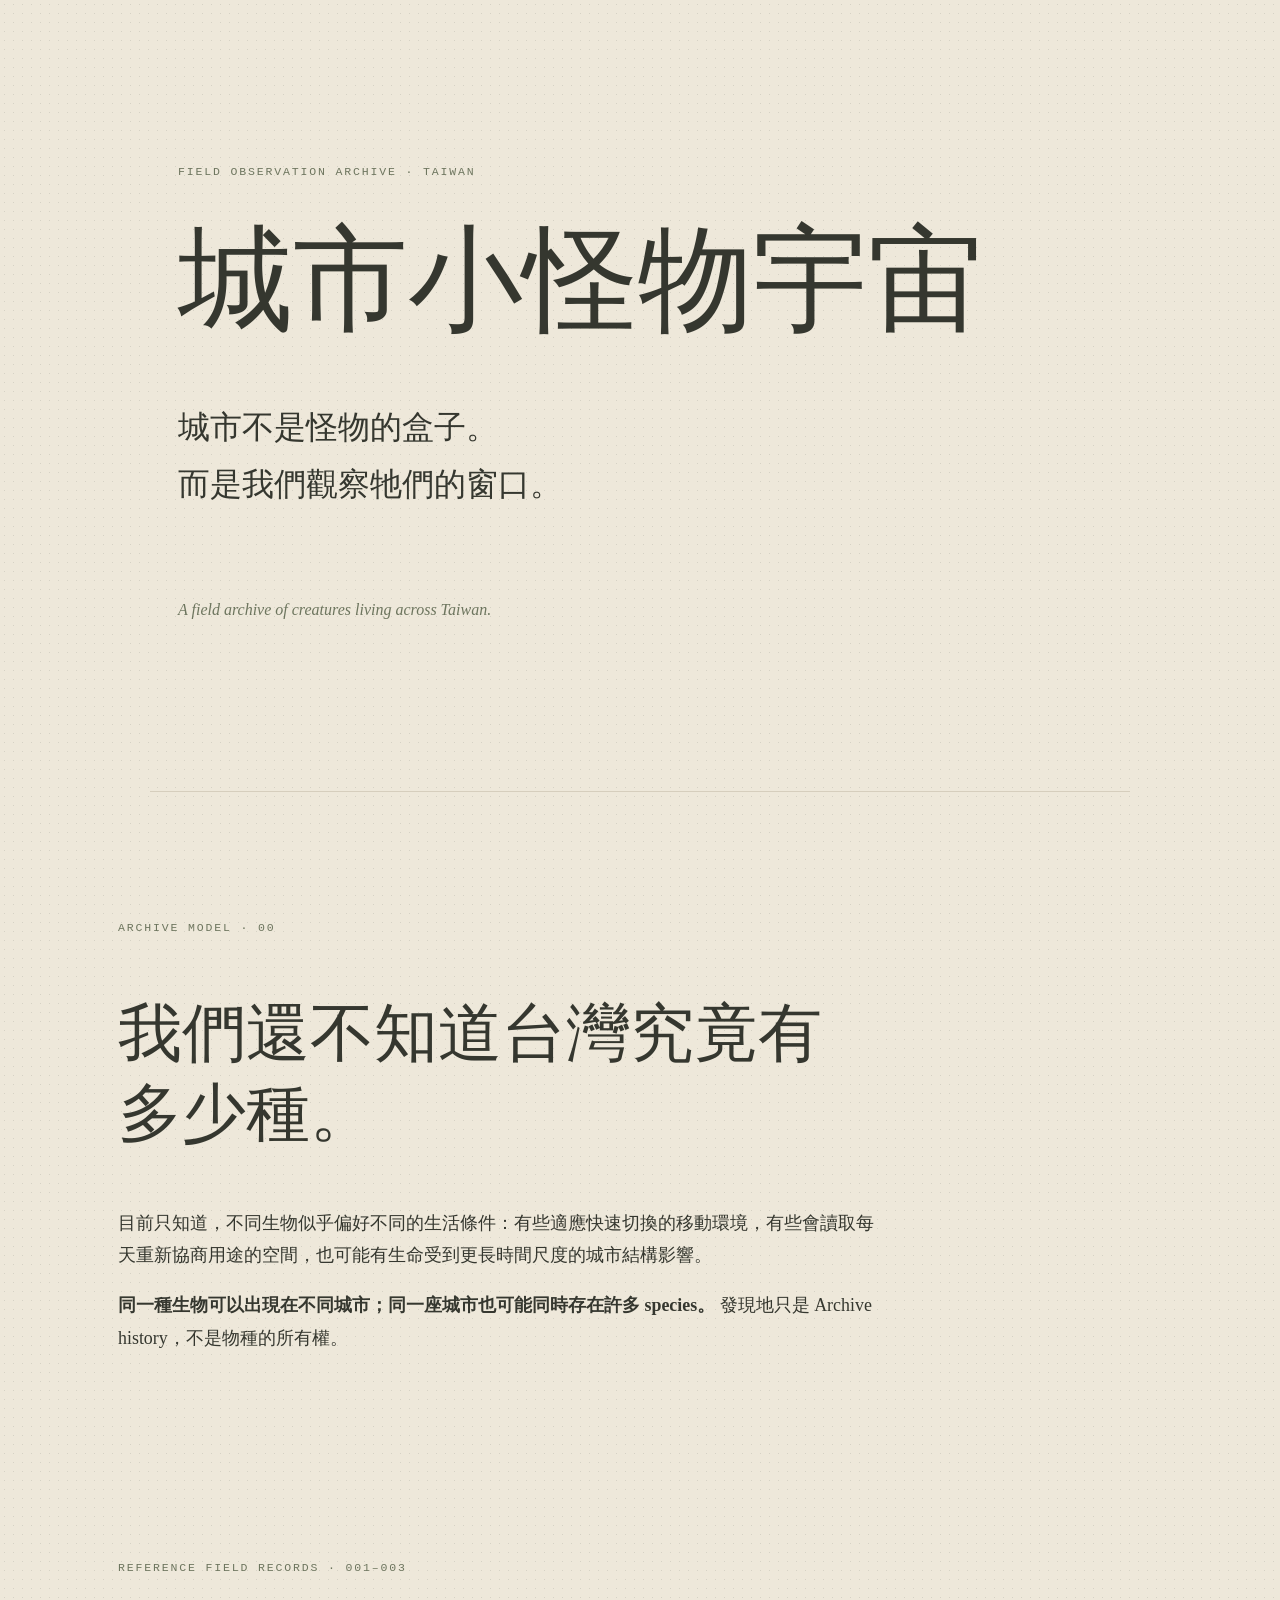
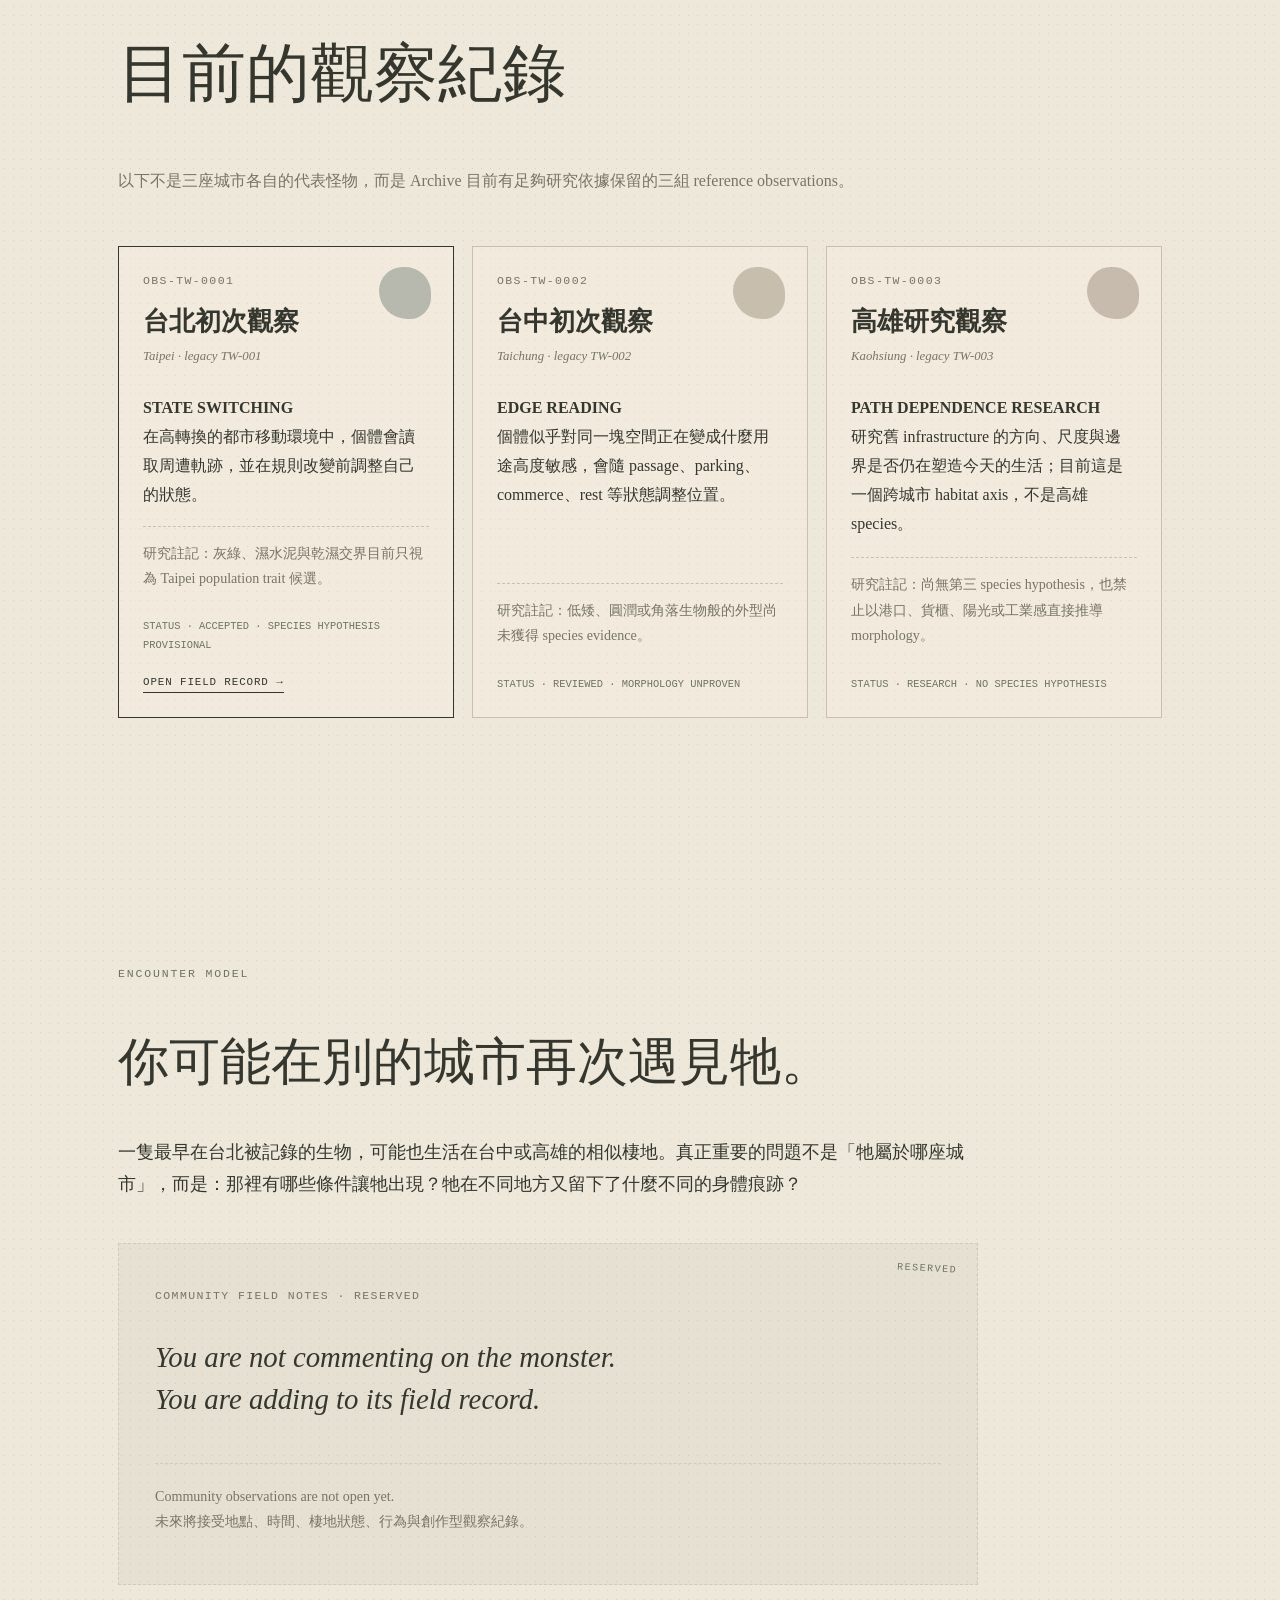
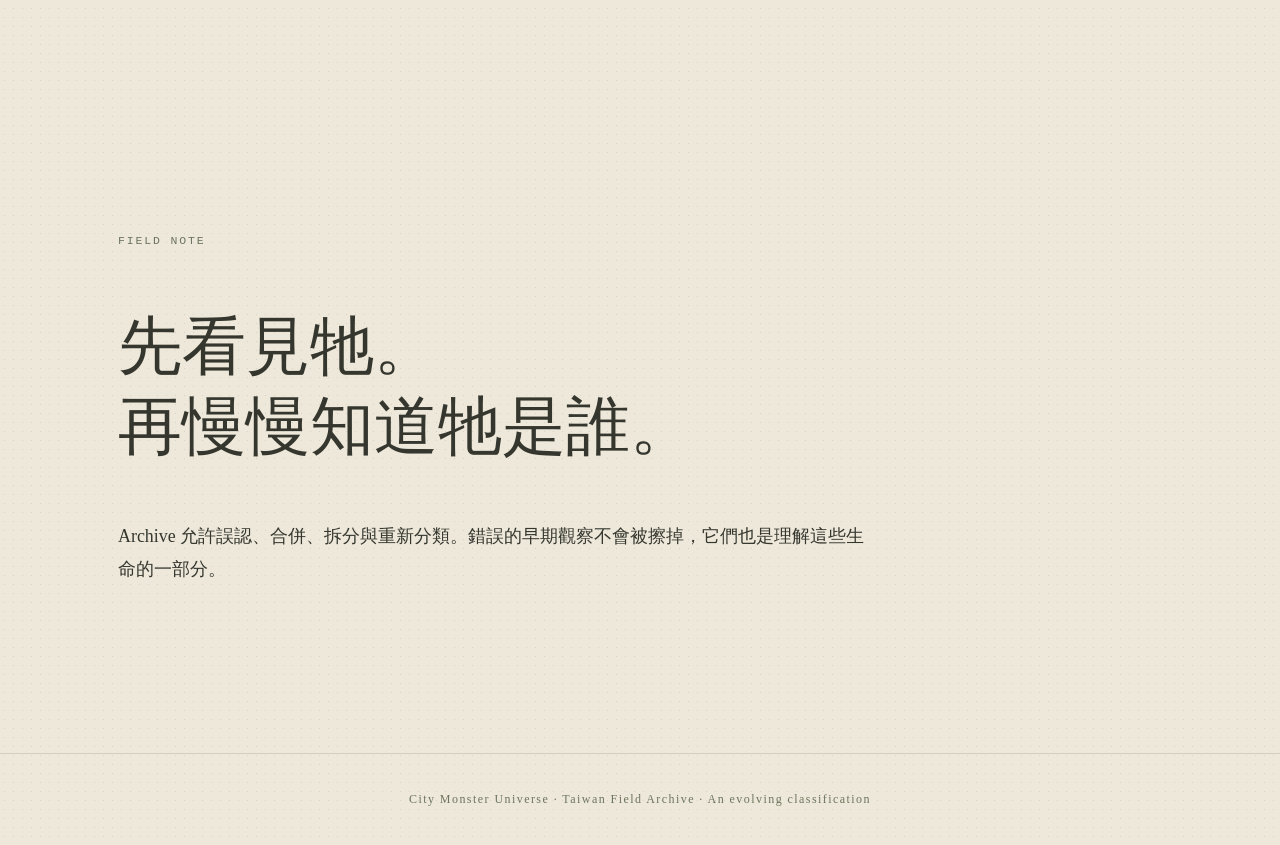
<file: docs/index.html>
<!doctype html>
<html lang="zh-Hant">
<head>
<meta charset="utf-8">
<meta name="viewport" content="width=device-width,initial-scale=1">
<title>City Monster Universe — Taiwan Field Archive</title>
<meta name="description" content="Taiwan Field Archive：記錄生活環境中尚未完全被分類的不明生物、棲地與目擊紀錄。">
<link rel="stylesheet" href="style.css">
</head>
<body>
<header class="hero">
  <p class="eyebrow">FIELD OBSERVATION ARCHIVE · TAIWAN</p>
  <h1>城市小怪物宇宙</h1>
  <p class="lead">城市不是怪物的盒子。<br>而是我們觀察牠們的窗口。</p>
  <p class="motto">A field archive of creatures living across Taiwan.</p>
</header>

<main>
<section class="story">
  <span class="number">ARCHIVE MODEL · 00</span>
  <h2>我們還不知道台灣究竟有多少種。</h2>
  <p>目前只知道，不同生物似乎偏好不同的生活條件：有些適應快速切換的移動環境，有些會讀取每天重新協商用途的空間，也可能有生命受到更長時間尺度的城市結構影響。</p>
  <p><strong>同一種生物可以出現在不同城市；同一座城市也可能同時存在許多 species。</strong> 發現地只是 Archive history，不是物種的所有權。</p>
</section>

<section class="collection">
  <div class="section-head">
    <span class="number">REFERENCE FIELD RECORDS · 001–003</span>
    <h2>目前的觀察紀錄</h2>
    <p>以下不是三座城市各自的代表怪物，而是 Archive 目前有足夠研究依據保留的三組 reference observations。</p>
  </div>
  <div id="cards" class="cards"></div>
</section>

<section class="story community">
  <span class="number">ENCOUNTER MODEL</span>
  <h2>你可能在別的城市再次遇見牠。</h2>
  <p>一隻最早在台北被記錄的生物，可能也生活在台中或高雄的相似棲地。真正重要的問題不是「牠屬於哪座城市」，而是：那裡有哪些條件讓牠出現？牠在不同地方又留下了什麼不同的身體痕跡？</p>
  <div class="observation-box">
    <span class="id">COMMUNITY FIELD NOTES · RESERVED</span>
    <p class="observation-quote">You are not commenting on the monster.<br>You are adding to its field record.</p>
    <p class="placeholder">Community observations are not open yet.<br>未來將接受地點、時間、棲地狀態、行為與創作型觀察紀錄。</p>
  </div>
</section>

<section class="story closing">
  <span class="number">FIELD NOTE</span>
  <h2>先看見牠。<br>再慢慢知道牠是誰。</h2>
  <p>Archive 允許誤認、合併、拆分與重新分類。錯誤的早期觀察不會被擦掉，它們也是理解這些生命的一部分。</p>
</section>
</main>
<footer>City Monster Universe · Taiwan Field Archive · An evolving classification</footer>
<script src="monsters.js"></script>
</body>
</html>
</file>
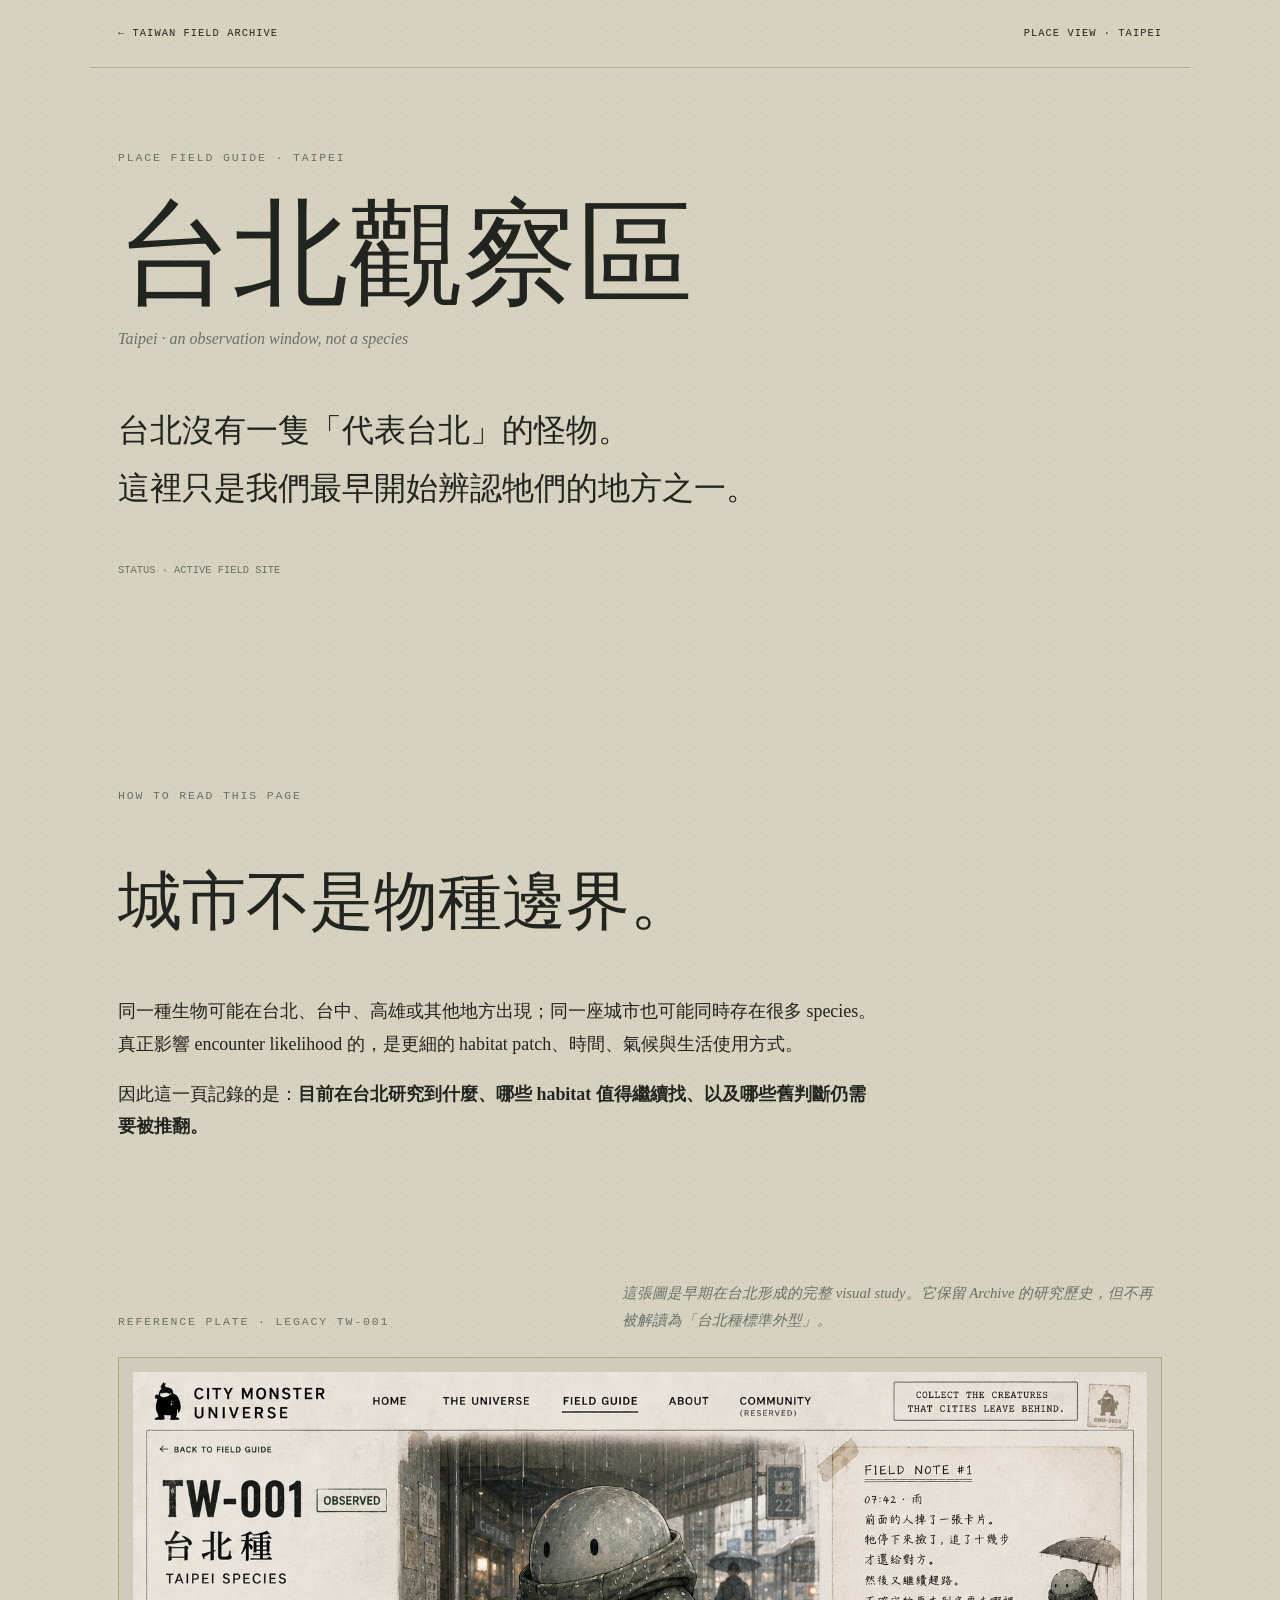
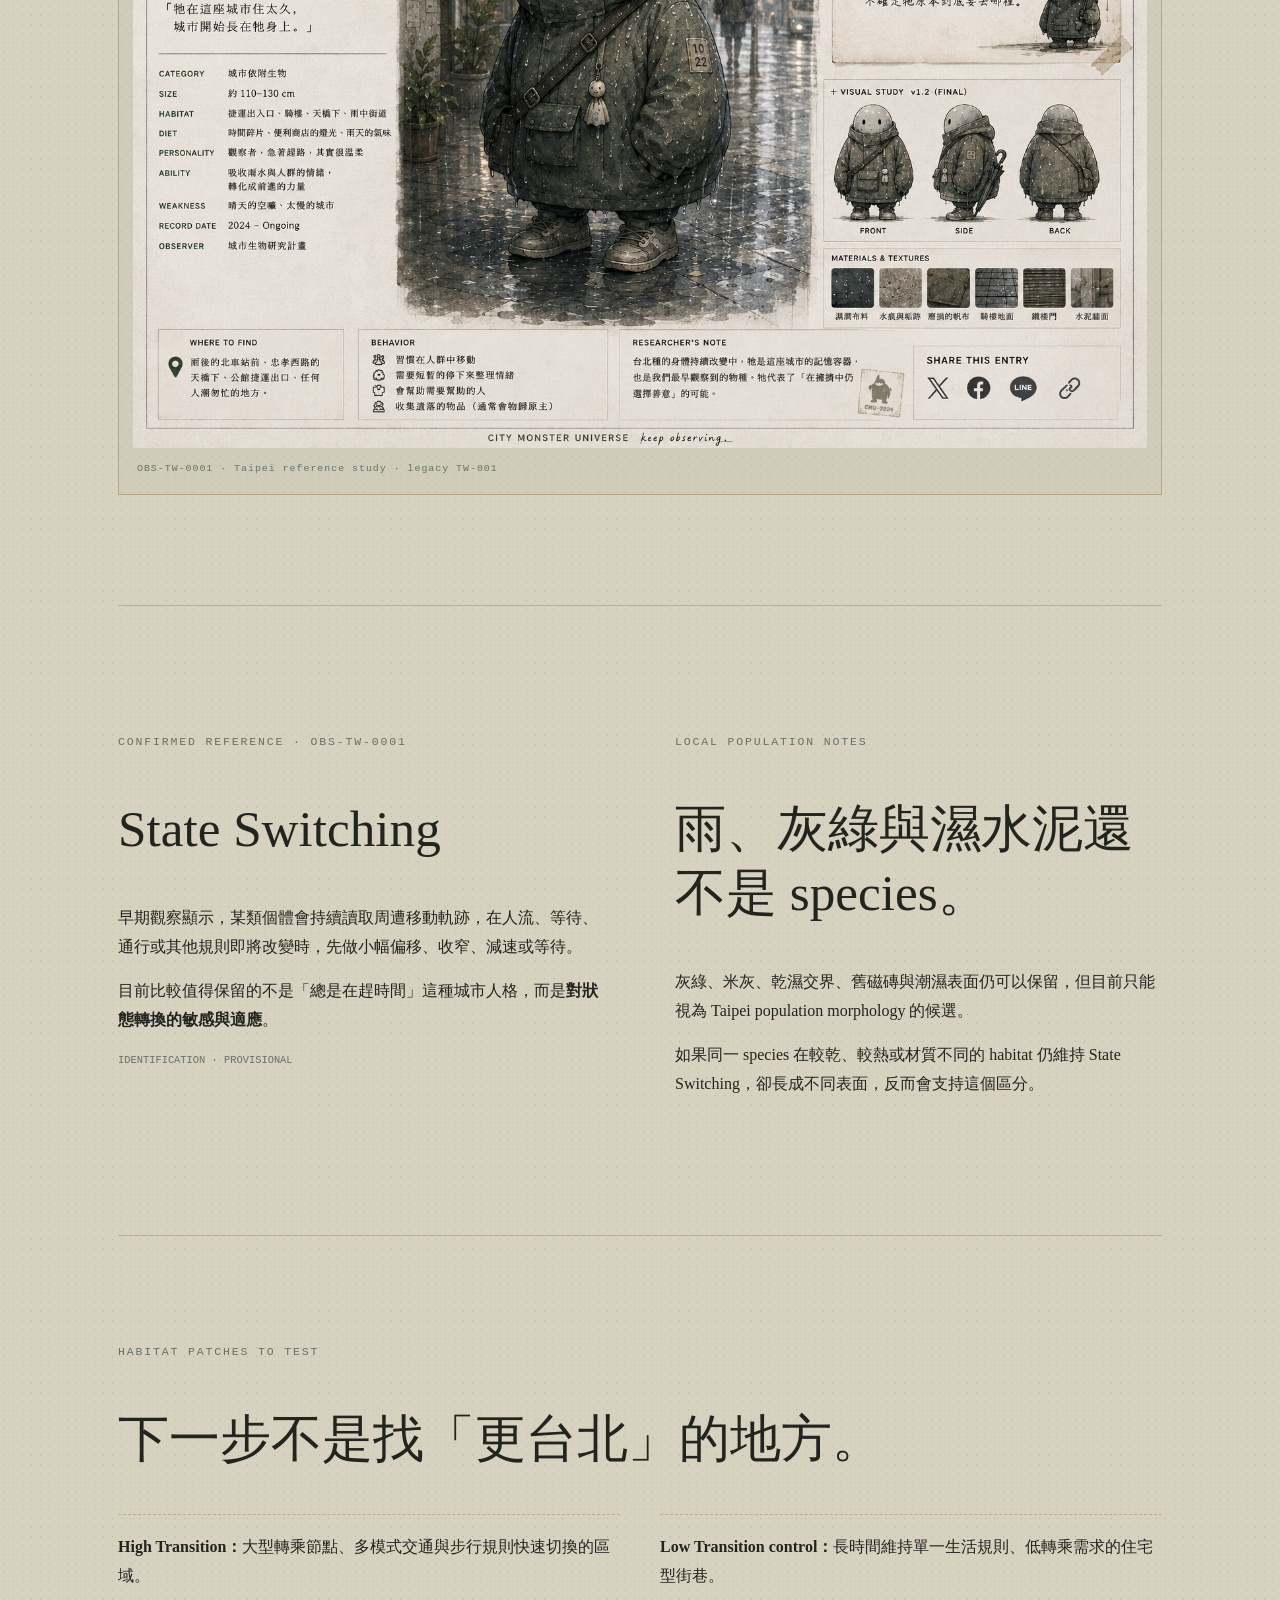
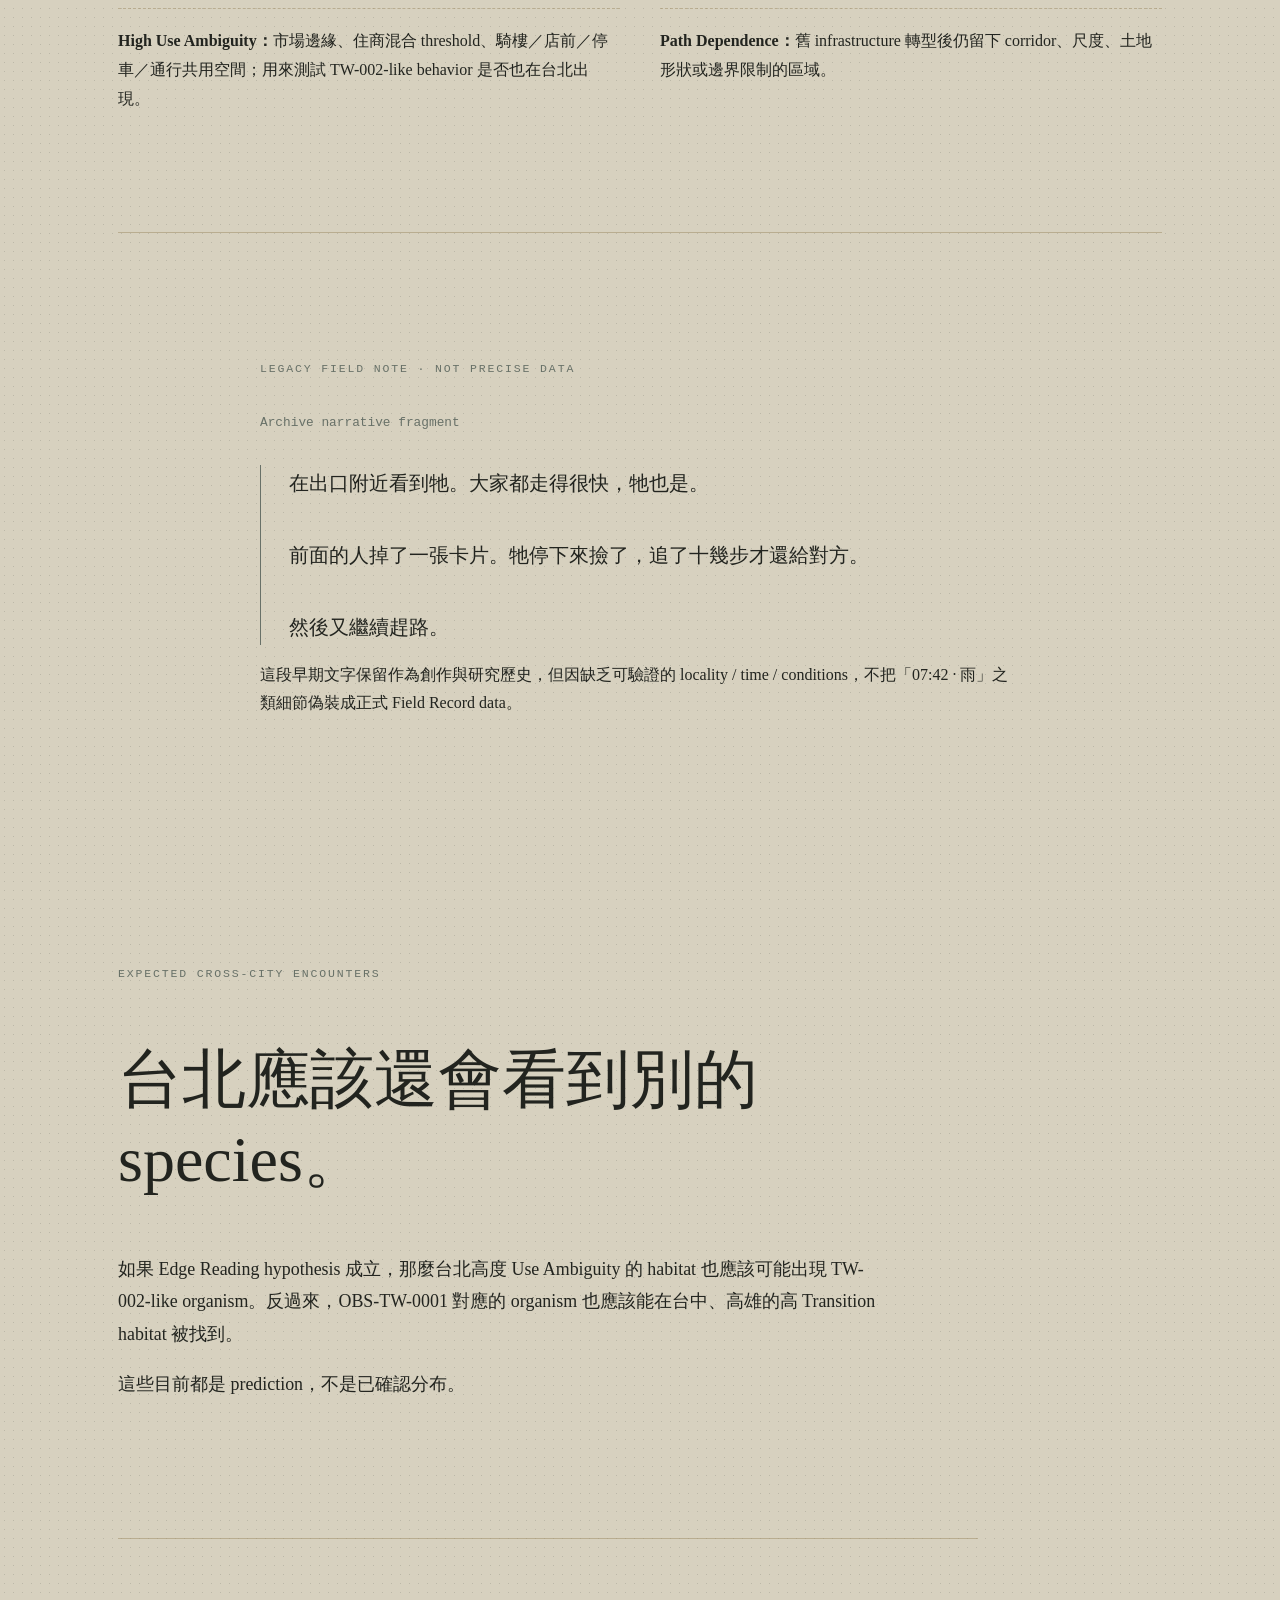
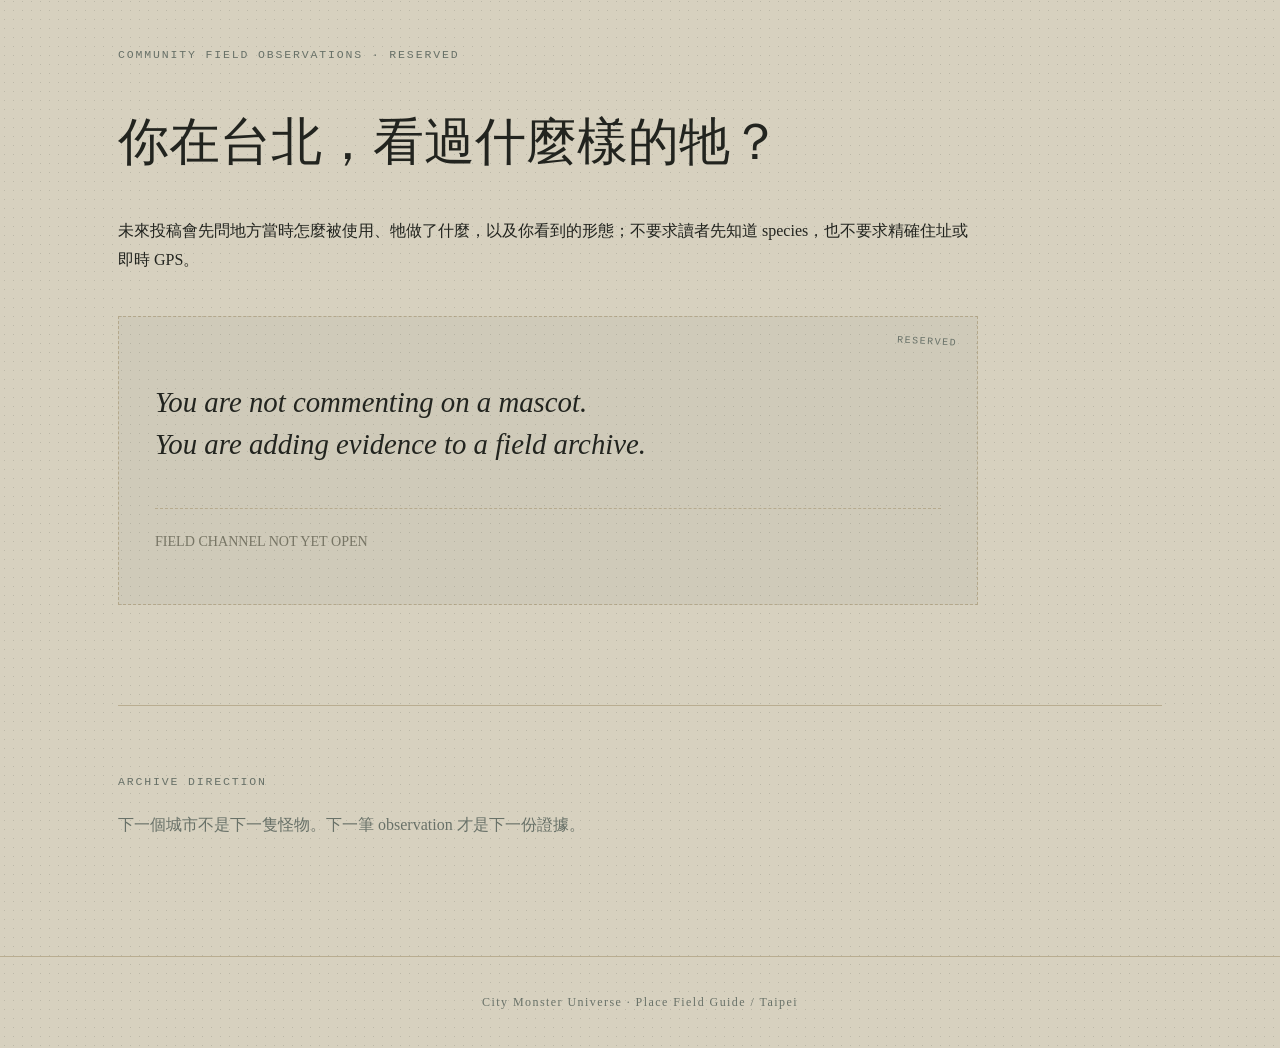
<file: docs/taipei.html>
<!doctype html>
<html lang="zh-Hant">
<head>
<meta charset="utf-8">
<meta name="viewport" content="width=device-width,initial-scale=1">
<title>Taipei Field Guide — City Monster Universe</title>
<meta name="description" content="Taipei Field Guide：台北不是一個物種，而是一組持續變動的都市棲地與觀察紀錄。">
<link rel="stylesheet" href="style.css?v=20260815-fieldguide">
</head>
<body class="species-taipei">
<nav class="field-nav"><a href="index.html">← TAIWAN FIELD ARCHIVE</a><span>PLACE VIEW · TAIPEI</span></nav>
<main class="record">
<header class="record-intro">
  <span class="number">PLACE FIELD GUIDE · TAIPEI</span>
  <h1>台北觀察區</h1>
  <p class="record-en">Taipei · an observation window, not a species</p>
  <p class="lead">台北沒有一隻「代表台北」的怪物。<br>這裡只是我們最早開始辨認牠們的地方之一。</p>
  <p class="status">STATUS · ACTIVE FIELD SITE</p>
</header>

<section class="story">
  <span class="number">HOW TO READ THIS PAGE</span>
  <h2>城市不是物種邊界。</h2>
  <p>同一種生物可能在台北、台中、高雄或其他地方出現；同一座城市也可能同時存在很多 species。真正影響 encounter likelihood 的，是更細的 habitat patch、時間、氣候與生活使用方式。</p>
  <p>因此這一頁記錄的是：<strong>目前在台北研究到什麼、哪些 habitat 值得繼續找、以及哪些舊判斷仍需要被推翻。</strong></p>
</section>

<section class="collected-plate">
  <div class="plate-heading">
    <span class="number">REFERENCE PLATE · LEGACY TW-001</span>
    <p>這張圖是早期在台北形成的完整 visual study。它保留 Archive 的研究歷史，但不再被解讀為「台北種標準外型」。</p>
  </div>
  <figure>
    <div class="plate-scroll"><img src="assets/tw-001-taipei-collected-v1.png" alt="OBS-TW-0001 早期台北觀察 visual study"></div>
    <figcaption>OBS-TW-0001 · Taipei reference study · legacy TW-001</figcaption>
  </figure>
</section>

<section class="record-grid">
  <article>
    <span class="number">CONFIRMED REFERENCE · OBS-TW-0001</span>
    <h2>State Switching</h2>
    <p>早期觀察顯示，某類個體會持續讀取周遭移動軌跡，在人流、等待、通行或其他規則即將改變時，先做小幅偏移、收窄、減速或等待。</p>
    <p>目前比較值得保留的不是「總是在趕時間」這種城市人格，而是<strong>對狀態轉換的敏感與適應</strong>。</p>
    <p class="status">IDENTIFICATION · PROVISIONAL</p>
  </article>
  <article>
    <span class="number">LOCAL POPULATION NOTES</span>
    <h2>雨、灰綠與濕水泥還不是 species。</h2>
    <p>灰綠、米灰、乾濕交界、舊磁磚與潮濕表面仍可以保留，但目前只能視為 Taipei population morphology 的候選。</p>
    <p>如果同一 species 在較乾、較熱或材質不同的 habitat 仍維持 State Switching，卻長成不同表面，反而會支持這個區分。</p>
  </article>
</section>

<section class="habits">
  <span class="number">HABITAT PATCHES TO TEST</span>
  <h2>下一步不是找「更台北」的地方。</h2>
  <div class="habit-list">
    <p><strong>High Transition：</strong>大型轉乘節點、多模式交通與步行規則快速切換的區域。</p>
    <p><strong>Low Transition control：</strong>長時間維持單一生活規則、低轉乘需求的住宅型街巷。</p>
    <p><strong>High Use Ambiguity：</strong>市場邊緣、住商混合 threshold、騎樓／店前／停車／通行共用空間；用來測試 TW-002-like behavior 是否也在台北出現。</p>
    <p><strong>Path Dependence：</strong>舊 infrastructure 轉型後仍留下 corridor、尺度、土地形狀或邊界限制的區域。</p>
  </div>
</section>

<section class="field-entry">
  <span class="number">LEGACY FIELD NOTE · NOT PRECISE DATA</span>
  <p class="note-time">Archive narrative fragment</p>
  <blockquote>在出口附近看到牠。大家都走得很快，牠也是。<br><br>前面的人掉了一張卡片。牠停下來撿了，追了十幾步才還給對方。<br><br>然後又繼續趕路。</blockquote>
  <p>這段早期文字保留作為創作與研究歷史，但因缺乏可驗證的 locality / time / conditions，不把「07:42 · 雨」之類細節偽裝成正式 Field Record data。</p>
</section>

<section class="story">
  <span class="number">EXPECTED CROSS-CITY ENCOUNTERS</span>
  <h2>台北應該還會看到別的 species。</h2>
  <p>如果 Edge Reading hypothesis 成立，那麼台北高度 Use Ambiguity 的 habitat 也應該可能出現 TW-002-like organism。反過來，OBS-TW-0001 對應的 organism 也應該能在台中、高雄的高 Transition habitat 被找到。</p>
  <p>這些目前都是 prediction，不是已確認分布。</p>
</section>

<section class="community record-community">
  <span class="number">COMMUNITY FIELD OBSERVATIONS · RESERVED</span>
  <h2>你在台北，看過什麼樣的牠？</h2>
  <p>未來投稿會先問地方當時怎麼被使用、牠做了什麼，以及你看到的形態；不要求讀者先知道 species，也不要求精確住址或即時 GPS。</p>
  <div class="observation-box">
    <p class="observation-quote">You are not commenting on a mascot.<br>You are adding evidence to a field archive.</p>
    <p class="placeholder">FIELD CHANNEL NOT YET OPEN</p>
  </div>
</section>

<section class="next-record">
  <span class="number">ARCHIVE DIRECTION</span>
  <p>下一個城市不是下一隻怪物。下一筆 observation 才是下一份證據。</p>
</section>
</main>
<footer>City Monster Universe · Place Field Guide / Taipei</footer>
</body>
</html>
</file>
<file: docs/style.css>
:root{--paper:#eee8da;--ink:#35372f;--muted:#777565;--line:#c9c1ae;--moss:#6d755e;--rust:#9b7157;--species-ink:var(--ink);--species-shadow:#5d615b;--species-primary:var(--moss);--species-secondary:#9b8c72;--species-surface:#c9c1ae;--species-paper:var(--paper)}*{box-sizing:border-box}html,body{width:100%;max-width:100%;overflow-x:hidden}body{margin:0;background:var(--species-paper);color:var(--species-ink);font-family:Georgia,'Noto Serif TC','PingFang TC',serif;line-height:1.8;background-image:radial-gradient(color-mix(in srgb,var(--species-shadow) 16%,transparent) .7px,transparent .7px);background-size:9px 9px;transition:background-color .25s ease,color .25s ease}body.species-taipei{--species-ink:#22241f;--species-shadow:#343c35;--species-primary:#687168;--species-secondary:#96958a;--species-surface:#a99a78;--species-paper:#d7d1bf}a{color:inherit}.hero{min-height:88vh;display:flex;flex-direction:column;justify-content:center;max-width:980px;margin:auto;padding:72px 28px;border-bottom:1px solid color-mix(in srgb,var(--species-surface) 65%,transparent)}.eyebrow,.number{font-family:ui-monospace,SFMono-Regular,monospace;letter-spacing:.16em;font-size:.72rem;color:var(--species-primary)}h1{font-size:clamp(3rem,9vw,7.5rem);font-weight:500;line-height:1;margin:.25em 0}.lead{font-size:clamp(1.25rem,3vw,2rem);max-width:700px}.motto{margin-top:50px;font-style:italic;color:var(--species-primary)}main{max-width:1100px;margin:auto;padding:0 28px;width:100%}.story{max-width:760px;padding:120px 0}.story h2,.section-head h2{font-size:clamp(2rem,5vw,4rem);line-height:1.25;font-weight:500}.story p{font-size:1.12rem}.collection{padding:60px 0 120px}.section-head{margin-bottom:50px}.section-head p{color:var(--muted)}.cards{display:grid;grid-template-columns:repeat(auto-fit,minmax(250px,1fr));gap:18px}.card{border:1px solid var(--line);padding:24px;min-height:310px;display:flex;flex-direction:column;position:relative;background:#f5f0e644}.card.active{border-color:var(--ink)}.card:before{content:'';width:52px;height:52px;border-radius:48% 52% 43% 57%;background:var(--tone,var(--moss));opacity:.42;position:absolute;right:22px;top:20px}.id{font-family:ui-monospace,SFMono-Regular,monospace;font-size:.72rem;letter-spacing:.12em;color:var(--muted)}.card h3{font-size:1.65rem;margin:.4rem 0 0}.en{font-size:.8rem;color:var(--muted);font-style:italic}.personality{margin-top:26px}.trace{font-size:.88rem;color:var(--muted);margin-top:auto;border-top:1px dashed var(--line);padding-top:14px}.status{font-family:ui-monospace,SFMono-Regular,monospace;font-size:.65rem;color:var(--species-primary);margin-top:12px}.card-link{margin-top:18px;font-family:ui-monospace,SFMono-Regular,monospace;font-size:.68rem;letter-spacing:.08em;text-decoration:none;border-bottom:1px solid var(--ink);align-self:flex-start}.community{max-width:860px}.observation-box{margin-top:42px;border:1px dashed color-mix(in srgb,var(--species-surface) 70%,transparent);padding:36px;min-height:250px;background:color-mix(in srgb,var(--species-primary) 7%,transparent);position:relative}.observation-box:after{content:'RESERVED';position:absolute;right:20px;top:16px;font-family:ui-monospace,SFMono-Regular,monospace;font-size:.62rem;letter-spacing:.16em;color:var(--species-primary);transform:rotate(3deg)}.observation-quote{font-size:clamp(1.25rem,3vw,1.8rem)!important;font-style:italic;line-height:1.45}.placeholder{margin-top:42px!important;padding-top:20px;border-top:1px dashed color-mix(in srgb,var(--species-surface) 65%,transparent);color:var(--muted);font-size:.88rem!important}.closing{padding-bottom:150px}.field-nav{max-width:1100px;margin:auto;padding:24px 28px;display:flex;justify-content:space-between;border-bottom:1px solid color-mix(in srgb,var(--species-surface) 65%,transparent);font-family:ui-monospace,SFMono-Regular,monospace;font-size:.65rem;letter-spacing:.1em}.field-nav a{text-decoration:none}.record{max-width:1100px;min-width:0}.record-intro{min-height:62vh;display:flex;flex-direction:column;justify-content:center;max-width:820px;padding:80px 0 70px}.record-en{font-style:italic;color:var(--species-primary);margin-top:-1rem}.collected-plate{min-width:0;padding:0 0 110px;border-bottom:1px solid color-mix(in srgb,var(--species-surface) 65%,transparent)}.plate-heading{display:flex;justify-content:space-between;align-items:flex-end;gap:40px;margin-bottom:24px}.plate-heading p{max-width:540px;margin:0;color:var(--species-primary);font-style:italic;font-size:.92rem}.collected-plate figure{margin:0;padding:14px;border:1px solid color-mix(in srgb,var(--species-surface) 78%,transparent);background:color-mix(in srgb,var(--species-primary) 6%,transparent);width:100%;max-width:100%;min-width:0}.plate-scroll{width:100%;max-width:100%;min-width:0}.collected-plate img{display:block;width:100%;height:auto;max-width:100%}.collected-plate figcaption{padding:12px 4px 2px;font-family:ui-monospace,SFMono-Regular,monospace;font-size:.62rem;letter-spacing:.1em;color:var(--species-primary)}.record-hero{min-height:78vh;display:grid;grid-template-columns:1.1fr .9fr;gap:60px;align-items:center;border-bottom:1px solid color-mix(in srgb,var(--species-surface) 65%,transparent);padding:70px 0}.record-grid{display:grid;grid-template-columns:1fr 1fr;gap:70px;padding:120px 0;border-bottom:1px solid color-mix(in srgb,var(--species-surface) 65%,transparent)}.record-grid h2,.habits h2,.community h2{font-size:clamp(1.8rem,4vw,3.2rem);font-weight:500;line-height:1.25}.habits{padding:100px 0;border-bottom:1px solid color-mix(in srgb,var(--species-surface) 65%,transparent)}.habit-list{display:grid;grid-template-columns:1fr 1fr;gap:0 40px;margin-top:35px}.habit-list p{border-top:1px dashed color-mix(in srgb,var(--species-surface) 65%,transparent);padding:18px 0;margin:0}.palette-panel{padding:90px 0;border-bottom:1px solid color-mix(in srgb,var(--species-surface) 65%,transparent)}.palette-panel h2{font-size:clamp(1.8rem,4vw,3.2rem);font-weight:500;line-height:1.25;margin-bottom:12px}.palette-subtitle{color:var(--species-primary);font-style:italic}.swatches{display:grid;grid-template-columns:repeat(6,1fr);gap:10px;margin-top:34px}.swatch{min-height:150px;padding:14px;display:flex;flex-direction:column;justify-content:flex-end;border:1px solid color-mix(in srgb,var(--species-ink) 12%,transparent);font-family:ui-monospace,SFMono-Regular,monospace;font-size:.62rem;letter-spacing:.05em}.swatch strong{font-size:.68rem;margin-bottom:3px}.swatch.ink{background:#22241f;color:#d7d1bf}.swatch.shadow{background:#343c35;color:#d7d1bf}.swatch.primary{background:#687168;color:#f0ece2}.swatch.secondary{background:#96958a;color:#22241f}.swatch.surface{background:#a99a78;color:#22241f}.swatch.paper{background:#d7d1bf;color:#22241f}.field-entry{max-width:760px;margin:120px auto}.note-time{font-family:ui-monospace,SFMono-Regular,monospace;color:var(--species-primary);font-size:.8rem;margin-top:30px}.field-entry blockquote{margin:30px 0 0;padding:0 0 0 28px;border-left:1px solid var(--species-primary);font-size:1.25rem}.record-community{padding:100px 0;border-top:1px solid color-mix(in srgb,var(--species-surface) 65%,transparent)}.next-record{padding:60px 0 100px;border-top:1px solid color-mix(in srgb,var(--species-surface) 65%,transparent);color:var(--species-primary)}footer{border-top:1px solid color-mix(in srgb,var(--species-surface) 65%,transparent);padding:35px 28px;text-align:center;font-size:.75rem;letter-spacing:.12em;color:var(--species-primary)}@media(max-width:700px){main{padding:0 18px;max-width:100vw}.field-nav{padding:18px}.hero{min-height:80vh;padding-left:18px;padding-right:18px}.story{padding:80px 0}.card{min-height:280px}.observation-box{padding:22px}.record-intro{min-height:auto;padding:56px 0 46px}.record-intro h1{font-size:clamp(3.2rem,18vw,5rem)}.plate-heading{display:block}.plate-heading p{margin-top:12px}.collected-plate{padding-bottom:66px;max-width:100%;overflow:hidden}.collected-plate figure{padding:6px;overflow:hidden}.plate-scroll{width:100%;max-width:100%;overflow:hidden}.plate-scroll img{display:block;width:100%;max-width:100%;height:auto}.collected-plate figcaption{width:100%;max-width:100%;overflow-wrap:anywhere;padding:10px 6px 3px}.record-hero,.record-grid{grid-template-columns:minmax(0,1fr)}.record-grid{gap:42px;padding:72px 0}.record-grid>*{min-width:0}.habit-list{grid-template-columns:1fr}.field-nav span{display:none}.swatches{grid-template-columns:repeat(2,minmax(0,1fr))}.swatch{min-width:0;min-height:112px}.field-entry{margin:84px auto}.field-entry blockquote{font-size:1.08rem;padding-left:18px}.record-community{padding:78px 0}.next-record{padding-bottom:72px}}
</file>
